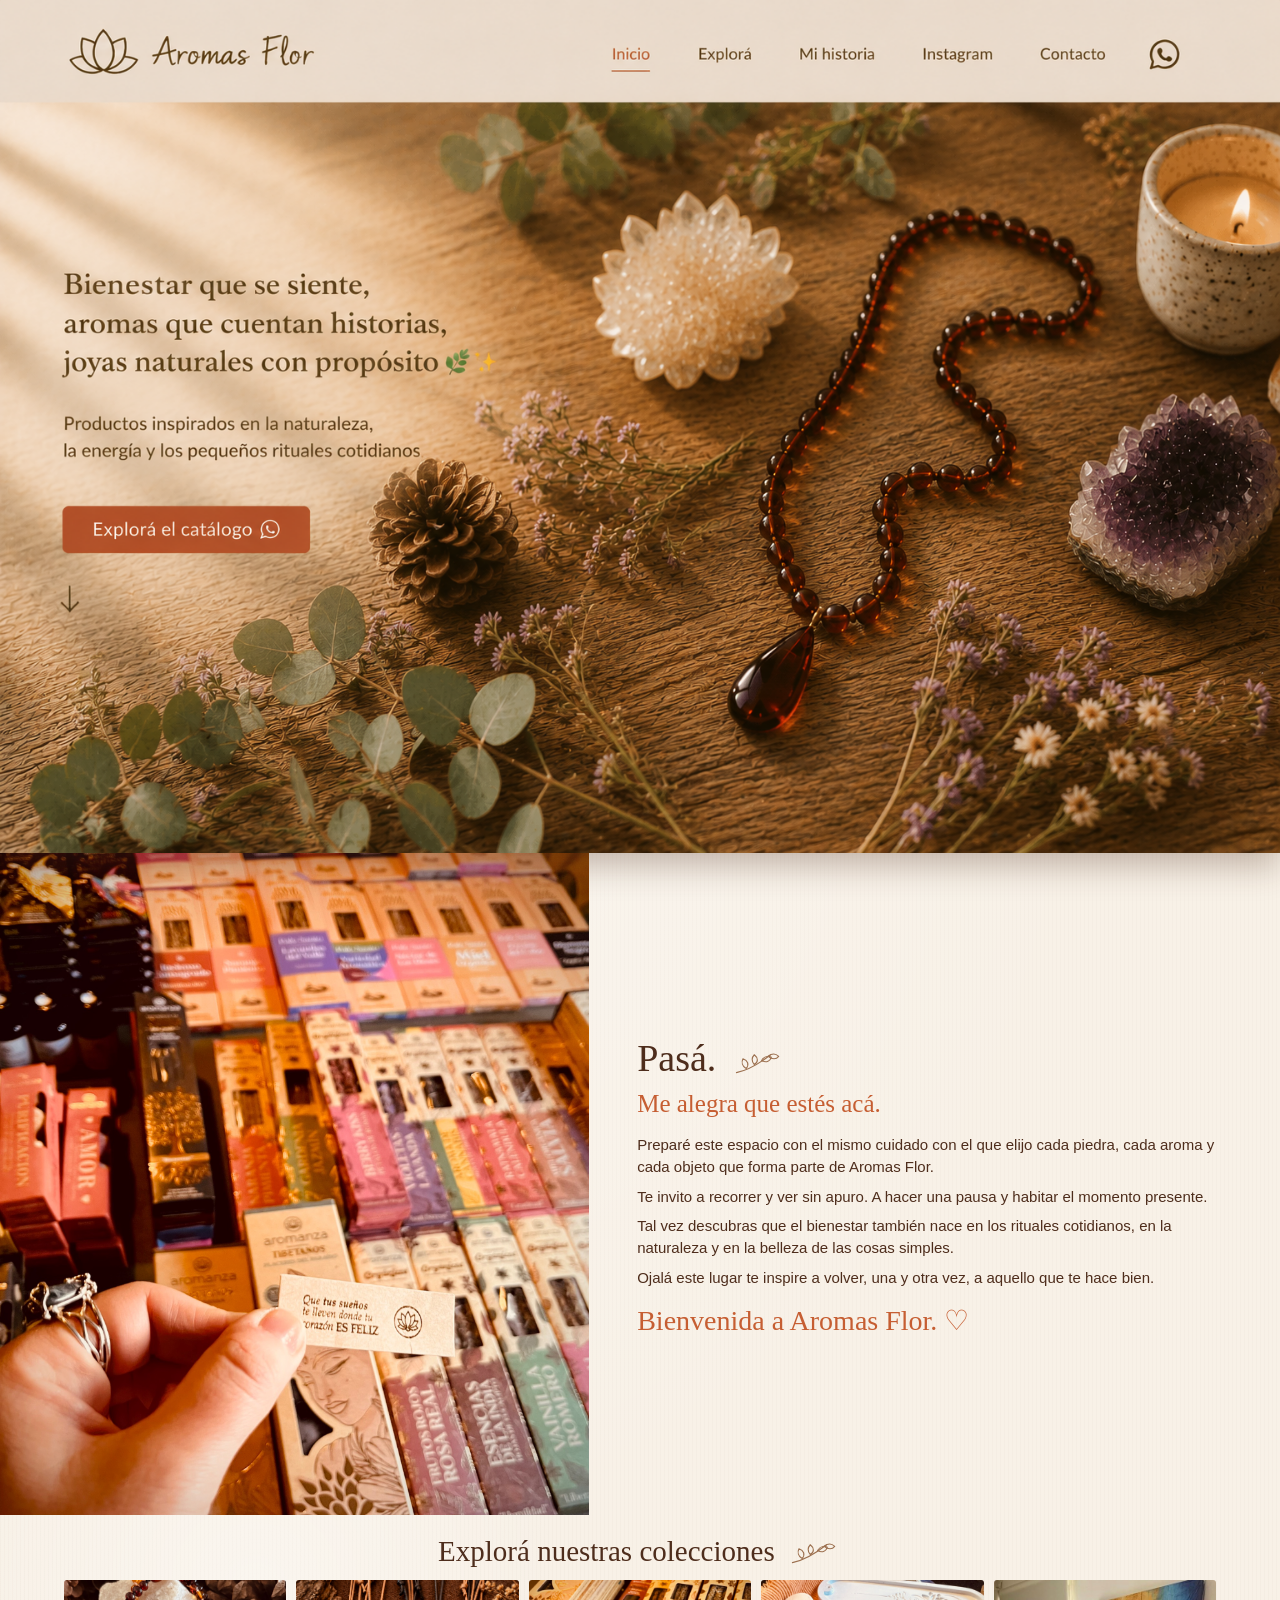
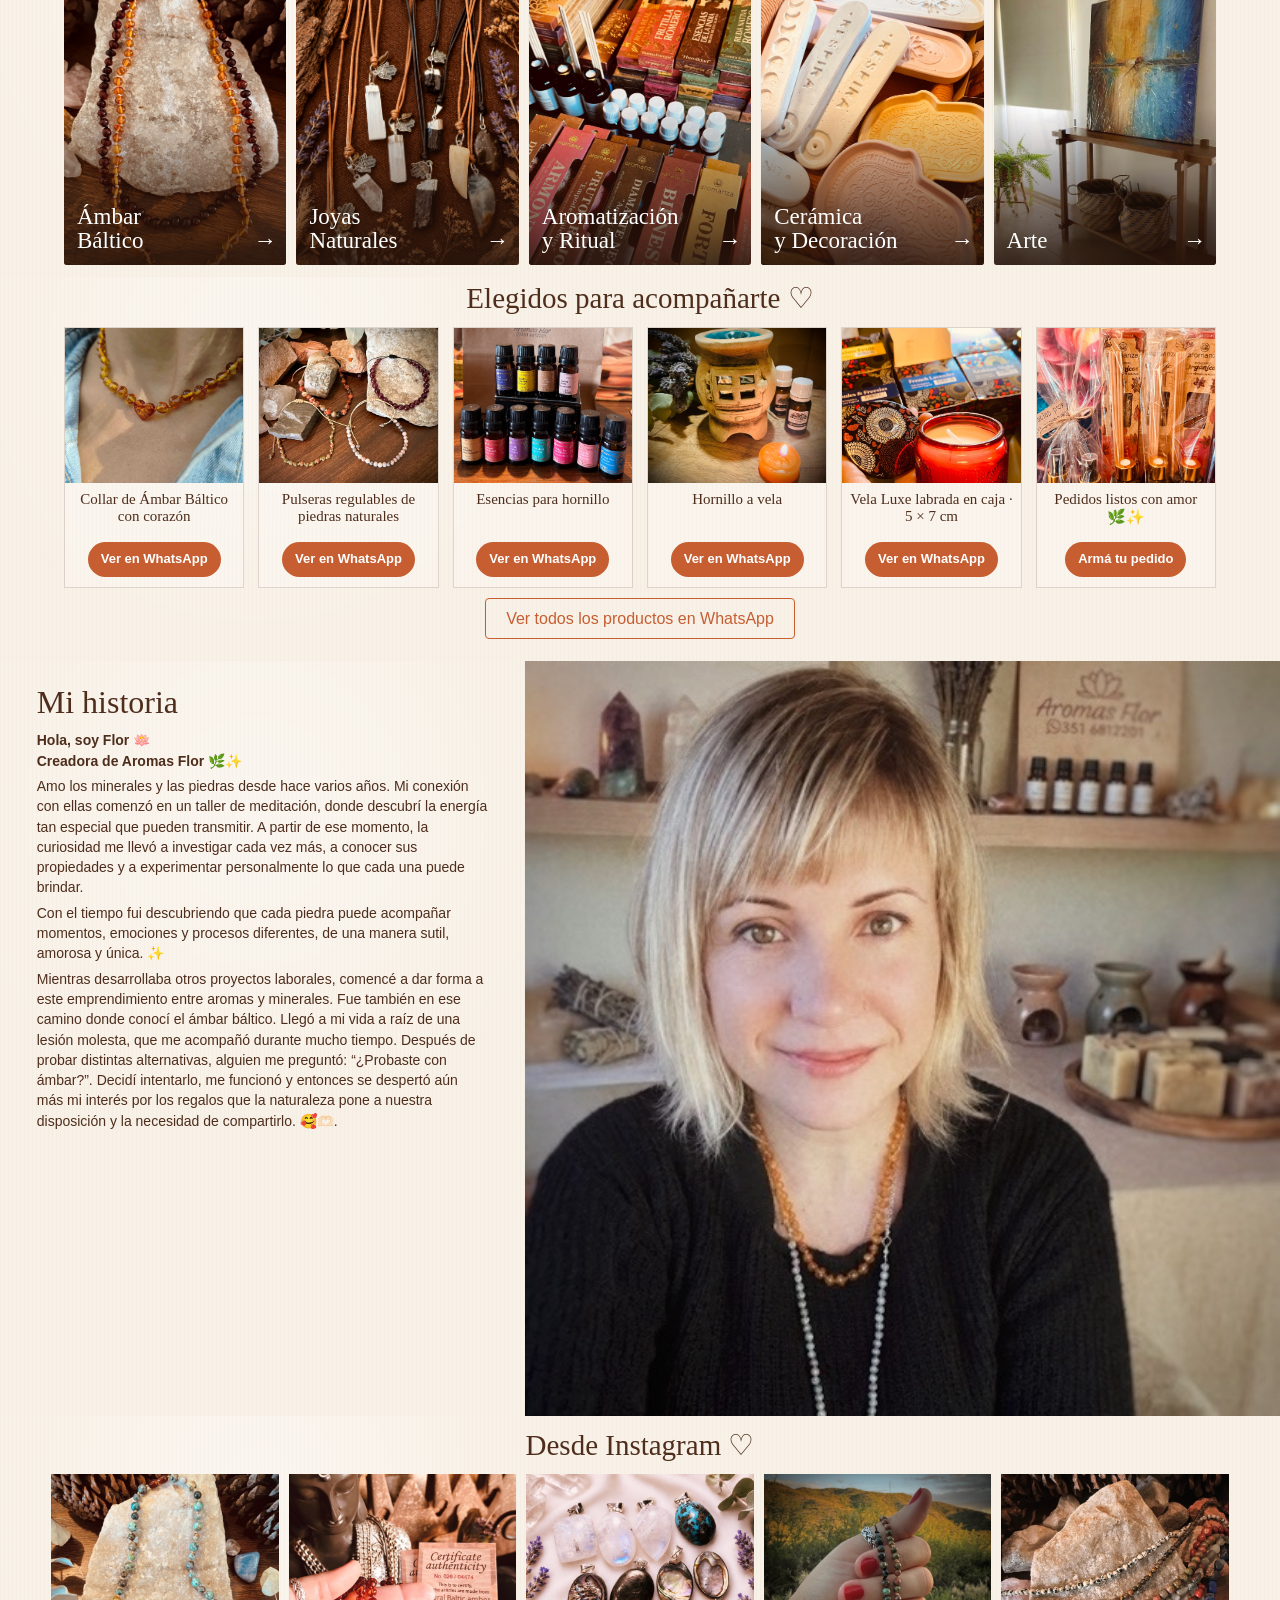
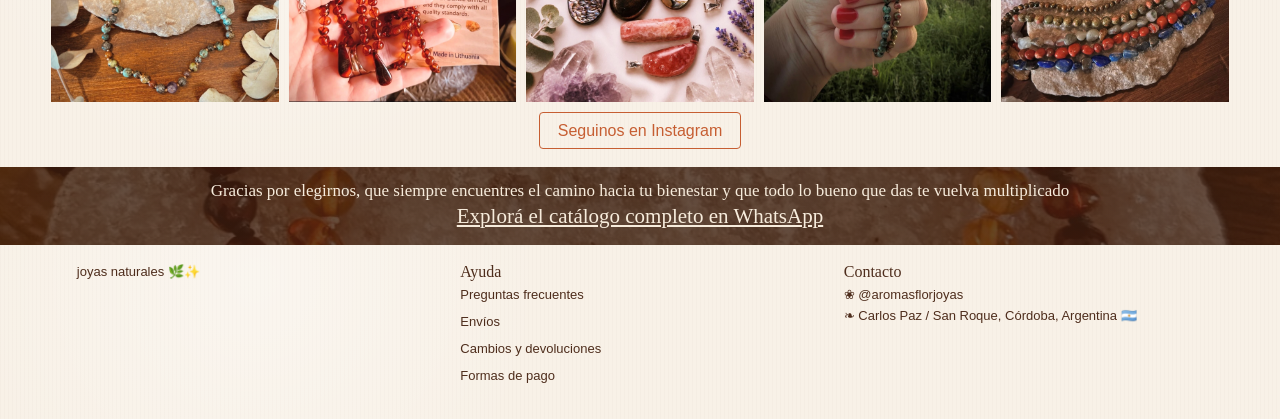
<file: index.html>
<!doctype html>
<html lang="es">
<head>
<meta charset="utf-8">
<meta name="viewport" content="width=device-width,initial-scale=1">
<title>Aromas Flor · joyas naturales</title>
<meta name="description" content="Bienestar que se siente, aromas que cuentan historias, joyas naturales con propósito.">

  <link rel="stylesheet" href="styles.css">
</head>
<body class="paper">

<section class="hero-approved" id="inicio" aria-label="Banner principal de Aromas Flor">
  <img src="embedded-01.png" alt="Aromas Flor: bienestar, aromas y joyas naturales con propósito">
  <a class="hero-catalog-hotspot" href="https://wa.me/c/5493516812201" target="_blank" rel="noopener" aria-label="Explorá el catálogo de WhatsApp">Explorá el catálogo</a>
  <nav class="hero-nav-hotspots" aria-label="Navegación principal">
    <a class="hero-nav-inicio" href="javascript:void(0)" data-scroll-target="inicio" aria-label="Inicio">Inicio</a>
    <a class="hero-nav-explora" href="javascript:void(0)" data-scroll-target="explora" aria-label="Explorá">Explorá</a>
    <a class="hero-nav-historia" href="javascript:void(0)" data-scroll-target="historia" aria-label="Mi historia">Mi historia</a>
    <a class="hero-nav-instagram" href="javascript:void(0)" data-scroll-target="instagram" aria-label="Instagram">Instagram</a>
    <a class="hero-nav-contacto" href="javascript:void(0)" data-scroll-target="contacto" aria-label="Contacto">Contacto</a>
    <a class="hero-nav-whatsapp" href="https://wa.me/5493516812201" target="_blank" rel="noopener" aria-label="WhatsApp">WhatsApp</a>
  </nav>
</section>

<section class="welcome" id="bienvenida">
  <div class="welcome-media"><img src="assets/image-04-0310e71f12.jpg" alt="Aromatización y ritual en Aromas Flor"></div>
  <div class="welcome-copy">
    <h2 class="script">Pasá. <span class="botanical-line" aria-hidden="true"><svg viewBox="0 0 64 30"><path d="M3 25 C18 22 31 14 45 3"/><path d="M15 20 C10 17 9 12 11 8 C17 10 19 15 15 20"/><path d="M25 15 C21 11 22 6 25 3 C30 7 30 12 25 15"/><path d="M34 10 C37 5 42 4 46 6 C44 12 39 13 34 10"/><path d="M42 5 C47 1 52 2 55 5 C52 9 47 9 42 5"/></svg></span></h2>
    <h3>Me alegra que estés acá.</h3>
    <p>Preparé este espacio con el mismo cuidado con el que elijo cada piedra, cada aroma y cada objeto que forma parte de Aromas Flor.</p>
    <p>Te invito a recorrer y ver sin apuro. A hacer una pausa y habitar el momento presente.</p>
    <p>Tal vez descubras que el bienestar también nace en los rituales cotidianos, en la naturaleza y en la belleza de las cosas simples.</p>
    <p>Ojalá este lugar te inspire a volver, una y otra vez, a aquello que te hace bien.</p>
    <div class="welcome-sign script">Bienvenida a Aromas Flor. ♡</div>
  </div>
</section>

<section class="collections paper" id="explora">
  <h2 class="section-title">Explorá nuestras colecciones <span class="botanical-line" aria-hidden="true"><svg viewBox="0 0 64 30"><path d="M3 25 C18 22 31 14 45 3"/><path d="M15 20 C10 17 9 12 11 8 C17 10 19 15 15 20"/><path d="M25 15 C21 11 22 6 25 3 C30 7 30 12 25 15"/><path d="M34 10 C37 5 42 4 46 6 C44 12 39 13 34 10"/><path d="M42 5 C47 1 52 2 55 5 C52 9 47 9 42 5"/></svg></span></h2>
  <div class="collection-grid">
    <a class="collection-link" href="https://wa.me/c/5493516812201" target="_blank" rel="noopener" aria-label="Ver colección en el catálogo de WhatsApp"><article class="collection"><img src="assets/image-06-67b71c0cd7.jpg" alt="Ámbar Báltico"><div class="collection-name">Ámbar<br>Báltico <span>→</span></div></article></a>
    <a class="collection-link" href="https://wa.me/c/5493516812201" target="_blank" rel="noopener" aria-label="Ver colección en el catálogo de WhatsApp"><article class="collection"><img src="assets/image-05-7126ea30b4.png" alt="Joyas Naturales"><div class="collection-name">Joyas<br>Naturales <span>→</span></div></article></a>
    <a class="collection-link" href="https://wa.me/c/5493516812201" target="_blank" rel="noopener" aria-label="Ver colección en el catálogo de WhatsApp"><article class="collection"><img src="assets/image-07-0a0f048948.jpg" alt="Aromatización y Ritual"><div class="collection-name">Aromatización<br>y Ritual <span>→</span></div></article></a>
    <a class="collection-link" href="https://wa.me/c/5493516812201" target="_blank" rel="noopener" aria-label="Ver colección en el catálogo de WhatsApp"><article class="collection"><img src="assets/image-08-81b0f2c861.jpg" alt="Cerámica y Decoración"><div class="collection-name">Cerámica<br>y Decoración <span>→</span></div></article></a>
    <a class="collection-link" href="https://wa.me/c/5493516812201" target="_blank" rel="noopener" aria-label="Ver colección en el catálogo de WhatsApp"><article class="collection"><img src="assets/image-09-a9cd5ac0ae.jpg" alt="Arte"><div class="collection-name">Arte <span>→</span></div></article></a>
  </div>
</section>

<section class="featured paper">
  <h2 class="section-title">Elegidos para acompañarte ♡</h2>
  <div class="product-grid">
    <article class="product"><img src="assets/image-10-016ed3389f.webp" alt="Collar de Ámbar Báltico con corazón"><h3>Collar de Ámbar Báltico con corazón</h3><a class="wa" href="https://wa.me/c/5493516812201" target="_blank" rel="noopener">Ver en WhatsApp</a></article>
    <article class="product"><img src="assets/image-11-3c9ea63086.jpg" alt="Pulseras regulables de piedras naturales"><h3>Pulseras regulables de piedras naturales</h3><a class="wa" href="https://wa.me/c/5493516812201" target="_blank" rel="noopener">Ver en WhatsApp</a></article>
    <article class="product"><img src="assets/image-12-99dd8830a8.jpg" alt="Esencias para hornillo"><h3>Esencias para hornillo</h3><a class="wa" href="https://wa.me/c/5493516812201" target="_blank" rel="noopener">Ver en WhatsApp</a></article>
    <article class="product"><img src="assets/image-13-1ea846a43c.jpg" alt="Hornillo a vela"><h3>Hornillo a vela</h3><a class="wa" href="https://wa.me/c/5493516812201" target="_blank" rel="noopener">Ver en WhatsApp</a></article>
    <article class="product"><img src="assets/image-14-1ebb8c2b02.jpg" alt="Vela Luxe labrada en caja"><h3>Vela Luxe labrada en caja · 5 × 7 cm</h3><a class="wa" href="https://wa.me/c/5493516812201" target="_blank" rel="noopener">Ver en WhatsApp</a></article>
    <article class="product"><img src="assets/image-15-3b590f068a.jpg" alt="Pedidos listos con amor"><h3>Pedidos listos con amor 🌿✨</h3><a class="wa" href="https://wa.me/c/5493516812201" target="_blank" rel="noopener">Armá tu pedido</a></article>
  </div>
  <a class="catalog-link" href="https://wa.me/c/5493516812201">Ver todos los productos en WhatsApp</a>
</section>

<section class="story paper" id="historia"><div class="story-copy"><h2 class="script">Mi historia</h2><p><strong>Hola, soy Flor 🪷<br>Creadora de Aromas Flor 🌿✨</strong></p><p>Amo los minerales y las piedras desde hace varios años. Mi conexión con ellas comenzó en un taller de meditación, donde descubrí la energía tan especial que pueden transmitir. A partir de ese momento, la curiosidad me llevó a investigar cada vez más, a conocer sus propiedades y a experimentar personalmente lo que cada una puede brindar.</p><p>Con el tiempo fui descubriendo que cada piedra puede acompañar momentos, emociones y procesos diferentes, de una manera sutil, amorosa y única. ✨</p><p>Mientras desarrollaba otros proyectos laborales, comencé a dar forma a este emprendimiento entre aromas y minerales. Fue también en ese camino donde conocí el ámbar báltico. Llegó a mi vida a raíz de una lesión molesta, que me acompañó durante mucho tiempo. Después de probar distintas alternativas, alguien me preguntó: “¿Probaste con ámbar?”. Decidí intentarlo, me funcionó y entonces se despertó aún más mi interés por los regalos que la naturaleza pone a nuestra disposición y la necesidad de compartirlo. 🥰🫶🏻.</p></div><div class="story-image"><img src="assets/image-16-90259f25bf.jpg" alt="Flor, creadora de Aromas Flor"></div></section>

<section class="instagram paper" id="instagram">
  <h2 class="section-title">Desde Instagram ♡</h2>
  <div class="instagram-grid">
    <img src="embedded-02.jpg" alt="Joyas naturales de Aromas Flor">
    <img src="embedded-03.jpg" alt="Ámbar Báltico certificado">
    <img src="embedded-04.jpg" alt="Dijes de piedras naturales">
    <img src="embedded-05.jpg" alt="Pulseras de minerales">
    <img src="embedded-06.jpg" alt="Collares de piedras naturales">
  </div>
  <a class="instagram-link" href="https://www.instagram.com/aromasflorjoyas/">Seguinos en Instagram</a>
</section>

<div class="footer-call">
  <p>Gracias por elegirnos, que siempre encuentres el camino hacia tu bienestar y que todo lo bueno que das te vuelva multiplicado</p>
  <a href="https://wa.me/c/5493516812201" class="script">Explorá el catálogo completo en WhatsApp</a>
</div>

<footer class="paper" id="contacto">
  <div class="footer-brand"><span>joyas naturales 🌿✨</span></div>
  
  <div class="footer-help"><h4>Ayuda</h4><button type="button" onclick="openHelp('faq')">Preguntas frecuentes</button><button type="button" onclick="openHelp('envios')">Envíos</button><button type="button" onclick="openHelp('cambios')">Cambios y devoluciones</button><button type="button" onclick="openHelp('pagos')">Formas de pago</button></div>
  <div class="footer-contact"><h4>Contacto</h4><a href="https://wa.me/5493516812201"></a><a href="https://www.instagram.com/aromasflorjoyas/">❀ @aromasflorjoyas</a><span>❧ Carlos Paz / San Roque, Córdoba, Argentina 🇦🇷</span></div>
</footer>

<div class="help-modal" id="helpModal" onclick="if(event.target===this) closeHelp()"><div class="help-card" role="dialog" aria-modal="true" aria-labelledby="helpTitle"><button class="help-close" type="button" aria-label="Cerrar" onclick="closeHelp()">×</button><h3 id="helpTitle"></h3><p id="helpText"></p></div></div>  <script src="main.js" defer></script>
</body>
</html>
</file>
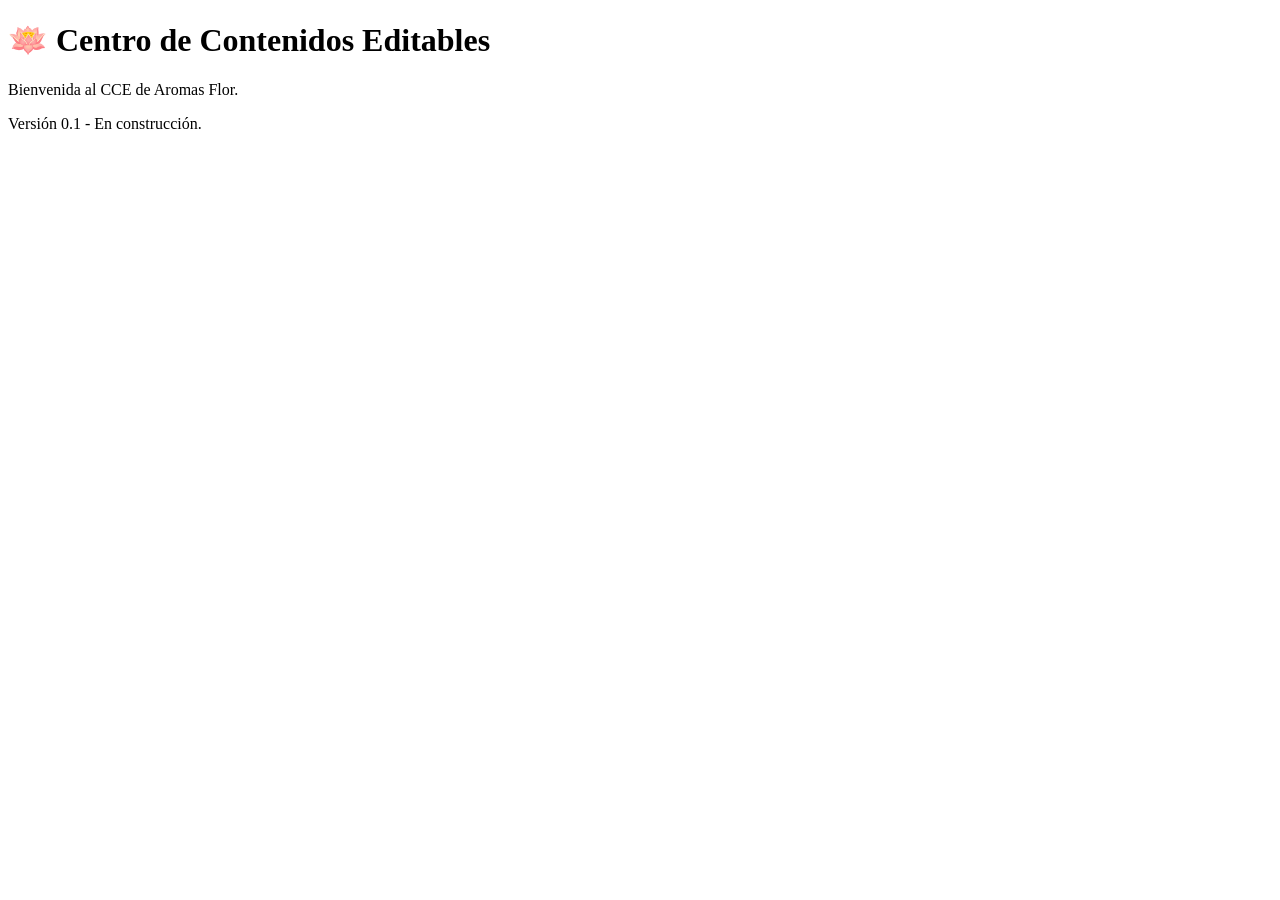
<file: cce/index.html>
<!DOCTYPE html>
<html lang="es">
<head>
    <meta charset="UTF-8">
    <meta name="viewport" content="width=device-width, initial-scale=1.0">
    <title>Centro de Contenidos Editables | Aromas Flor</title>
</head>
<body>

    <h1>🪷 Centro de Contenidos Editables</h1>

    <p>Bienvenida al CCE de Aromas Flor.</p>

    <p>Versión 0.1 - En construcción.</p>

</body>
</html>
</file>
<file: styles.css>
:root{--lino:#efe4d0;--crema:#f8f1e7;--papel:#f5eadb;--marron:#4e2d1c;--verde:#6e765d;--terracota:#c65e32;--linea:#9c704f}
*{box-sizing:border-box}
html{scroll-behavior:smooth}
body{margin:0;color:var(--marron);background:var(--crema);font-family:"Trebuchet MS",Arial,sans-serif;line-height:1.45}
img{display:block;max-width:100%}
a{color:inherit}
section{scroll-margin-top:80px}
.paper{background:
radial-gradient(circle at 20% 20%,rgba(255,255,255,.35),transparent 28%),
repeating-linear-gradient(90deg,rgba(92,55,31,.018) 0 1px,transparent 1px 4px),
var(--crema)}
.script{font-family:"Segoe Print","Bradley Hand","Comic Sans MS",cursive;font-weight:400}
.serif{font-family:Georgia,"Times New Roman",serif;font-weight:400}

/* Banner aprobado: se conserva visualmente sin rediseñarlo */
.hero-approved{width:100%;background:#f3eadf;position:relative;z-index:2;box-shadow:0 14px 30px rgba(78,45,28,.30)}
.hero-approved img{width:100%;height:auto;display:block}
.hero-catalog-hotspot{position:absolute;left:4.8%;top:60.7%;width:19.5%;height:7.2%;z-index:3;border-radius:8px;text-indent:-9999px;overflow:hidden}

/* Bienvenida */
.welcome{display:grid;grid-template-columns:46% 54%;min-height:430px}
.welcome-media img{width:100%;height:100%;object-fit:cover}
.welcome-copy{padding:28px 7% 24px 7%;display:flex;flex-direction:column;justify-content:center}
.welcome-copy h2{font-size:38px;margin:0 0 4px}
.welcome-copy h3{font:400 25px Georgia,serif;color:var(--terracota);margin:0 0 12px}
.welcome-copy p{font-size:15px;margin:4px 0}
.welcome-sign{font-size:28px;color:var(--terracota);margin-top:8px}

/* Títulos */
.section-title{text-align:center;font:400 29px Georgia,serif;margin:0 0 12px}
.section-title .twig,.twig{display:inline-block;color:var(--linea);font-size:25px;line-height:1;transform:rotate(-8deg)}

/* Colecciones */
.collections{padding:20px 5% 12px}
.collection-grid{display:grid;grid-template-columns:repeat(5,1fr);gap:10px}
.collection{position:relative;aspect-ratio:.78;overflow:hidden;border-radius:3px}
.collection img{width:100%;height:100%;object-fit:cover}
.collection:after{content:"";position:absolute;inset:45% 0 0;background:linear-gradient(transparent,rgba(38,20,11,.86))}
.collection-name{position:absolute;z-index:2;left:13px;right:10px;bottom:12px;color:white;font:400 23px Georgia,serif;line-height:1.05}
.collection-name span{float:right}

/* Destacados */
.featured{padding:4px 5% 22px}
.product-grid{display:grid;grid-template-columns:repeat(6,1fr);gap:14px}
.product{border:1px solid rgba(78,45,28,.16);background:rgba(255,255,255,.2);text-align:center;padding-bottom:10px}
.product img{width:100%;aspect-ratio:1.15;object-fit:cover}
.product h3{font:400 15px Georgia,serif;margin:8px 7px 2px;min-height:42px}
.product p{margin:2px 0;font-size:14px}
.wa{display:inline-block;margin-top:7px;padding:8px 13px;border-radius:22px;background:var(--terracota);color:white;font-size:13px;text-decoration:none;font-weight:700}
.catalog-link{display:block;width:max-content;max-width:92%;margin:10px auto 0;padding:8px 20px;border:1px solid var(--terracota);color:var(--terracota);text-decoration:none;border-radius:4px}

/* Historia */
.story{display:grid;grid-template-columns:41% 59%;min-height:290px}
.story-copy{padding:18px 7% 20px}
.story-copy h2{font-size:32px;margin:0 0 5px}
.story-copy p{font-size:14px;margin:5px 0}
.story-copy a{display:inline-block;margin-top:8px;padding:7px 18px;border:1px solid var(--terracota);color:var(--terracota);text-decoration:none;border-radius:4px}
.story-image img{width:100%;height:100%;object-fit:cover}

/* Instagram */
.instagram{padding:12px 4% 18px}
.instagram-grid{display:grid;grid-template-columns:repeat(5,1fr);gap:10px}
.instagram-grid img{width:100%;aspect-ratio:1/1;object-fit:cover}
.instagram-link{display:block;width:max-content;margin:10px auto 0;padding:6px 18px;border:1px solid var(--terracota);color:var(--terracota);text-decoration:none;border-radius:4px}

/* Footer */
.footer-call{padding:14px 5%;text-align:center;color:#f7ecdc;background:linear-gradient(rgba(58,30,15,.78),rgba(58,30,15,.78)),url("assets/image-06-67b71c0cd7.jpg") center/cover}
.footer-call p{margin:0;font:400 17px Georgia,serif}
.footer-call a{font-size:21px}
footer{padding:18px 6% 25px;display:grid;grid-template-columns:1.3fr .7fr .9fr 1.2fr;gap:24px;font-size:13px}
.footer-brand img{width:155px;margin-bottom:5px}
footer h4{font:400 16px Georgia,serif;margin:0 0 5px}
footer a{text-decoration:none;display:block}
.footer-contact a{margin:2px 0}

@media(max-width:760px){
  .hero-approved{overflow:visible}
  .hero-approved img{width:100%;max-width:100%;height:auto;transform:none}
  .welcome,.story{grid-template-columns:1fr}
  .welcome-media{height:310px}
  .welcome-copy{padding:28px 24px}
  .collection-grid{grid-template-columns:repeat(2,1fr)}
  .product-grid{grid-template-columns:repeat(2,1fr)}
  .story-image{height:300px}
  .instagram-grid{grid-template-columns:repeat(2,1fr)}
  .instagram-grid img:last-child{grid-column:auto;aspect-ratio:1/1}
  footer{grid-template-columns:1fr 1fr}
}
@media(max-width:430px){
  .hero-approved img{width:100%}
  .section-title{font-size:25px}
  .collection-name{font-size:20px}
  footer{grid-template-columns:1fr}
}
.botanical-line{display:inline-block;width:52px;height:27px;vertical-align:-7px;margin-left:8px;color:var(--linea)}
.botanical-line svg{display:block;width:100%;height:100%;overflow:visible}
.botanical-line path{fill:none;stroke:currentColor;stroke-width:1.35;stroke-linecap:round;stroke-linejoin:round}
.collection-link{display:block;color:inherit;text-decoration:none}

.footer-help button{display:block;background:none;border:0;padding:0;margin:0 0 8px;color:inherit;font:inherit;text-align:left;cursor:pointer}.help-modal{position:fixed;inset:0;background:rgba(58,39,24,.38);z-index:9999;display:none;align-items:center;justify-content:center;padding:22px}.help-modal.open{display:flex}.help-card{width:min(520px,100%);background:#f7efe5;border-radius:20px;padding:28px;box-shadow:0 18px 55px rgba(58,39,24,.28);color:#4b321f;position:relative}.help-card h3{margin:0 38px 14px 0;font-family:Georgia,serif}.help-card p{line-height:1.65;margin:0}.help-close{position:absolute;right:18px;top:14px;border:0;background:none;font-size:28px;color:#6b4930;cursor:pointer}
/* Footer simplificado: Ayuda + Contacto */
footer#contacto {
  grid-template-columns: minmax(0, 1fr) minmax(220px, 1fr) minmax(220px, 1fr);
  align-items: start;
}
footer#contacto .footer-help,
footer#contacto .footer-contact {
  min-width: 0;
}
@media (max-width: 760px) {
  footer#contacto {
    grid-template-columns: 1fr 1fr;
  }
  footer#contacto .footer-brand {
    grid-column: 1 / -1;
  }
}
@media (max-width: 520px) {
  footer#contacto {
    grid-template-columns: 1fr;
  }
  footer#contacto .footer-brand {
    grid-column: auto;
  }
}

/* Zonas funcionales sobre la botonera dibujada en el banner aprobado.
   Coordenadas medidas sobre la imagen aprobada de 1536 px. */
.hero-nav-hotspots a{
  position:absolute;
  top:2.5%;
  height:8%;
  z-index:4;
  border-radius:8px;
  text-indent:-9999px;
  overflow:hidden;
}
.hero-nav-inicio{left:47.2%;width:4.2%}
.hero-nav-explora{left:53.5%;width:5.5%}
.hero-nav-historia{left:61.5%;width:7.5%}
.hero-nav-instagram{left:71.5%;width:6.8%}
.hero-nav-contacto{left:80.7%;width:6.2%}
.hero-nav-whatsapp{left:89.2%;width:4.2%}
html{scroll-behavior:smooth}


/* Footer compacto aprobado para móvil: marca arriba, Ayuda y Contacto en dos columnas */
@media (max-width: 760px) {
  footer#contacto {
    grid-template-columns: minmax(0, 1fr) minmax(0, 1fr);
    column-gap: 24px;
    row-gap: 20px;
    align-items: start;
  }
  footer#contacto .footer-brand {
    grid-column: 1 / -1;
  }
  footer#contacto .footer-help,
  footer#contacto .footer-contact {
    margin: 0;
    min-width: 0;
  }
}

@media (max-width: 360px) {
  footer#contacto {
    grid-template-columns: 1fr;
  }
  footer#contacto .footer-brand {
    grid-column: auto;
  }
}
</file>
